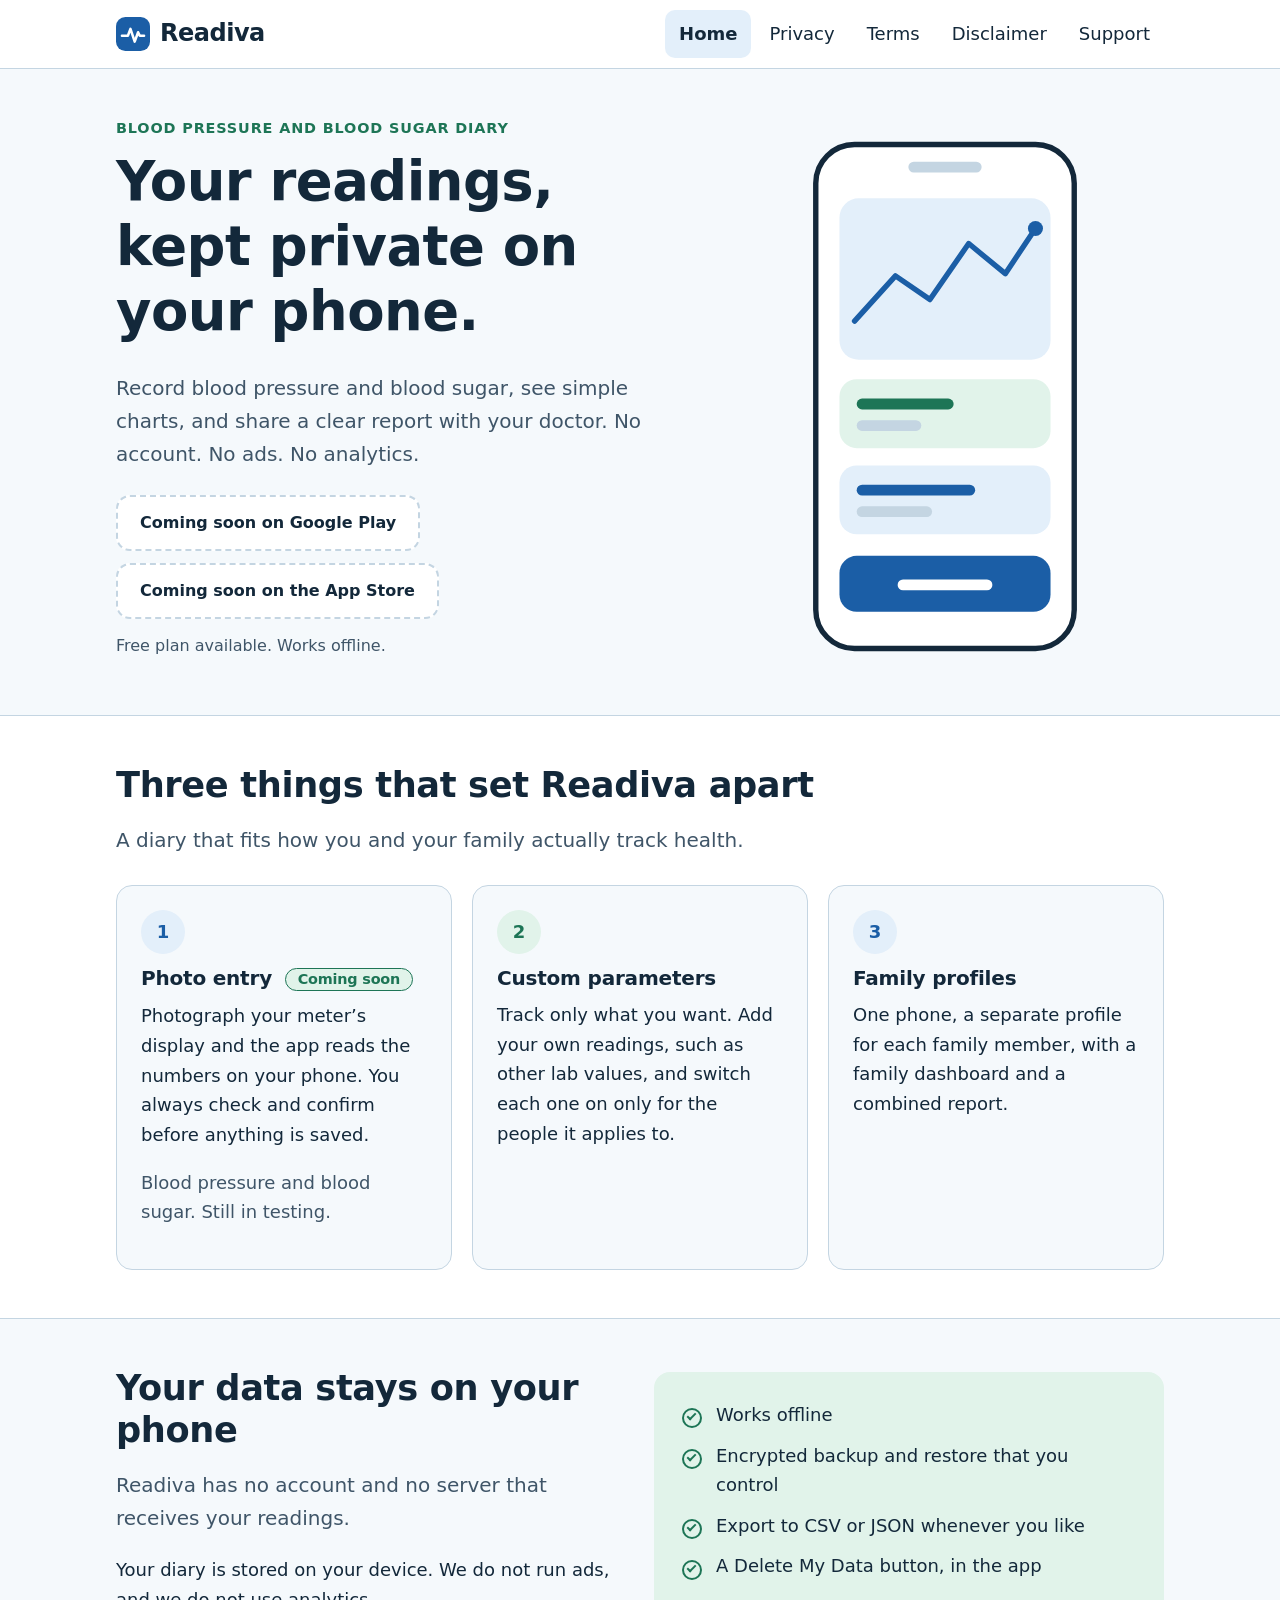
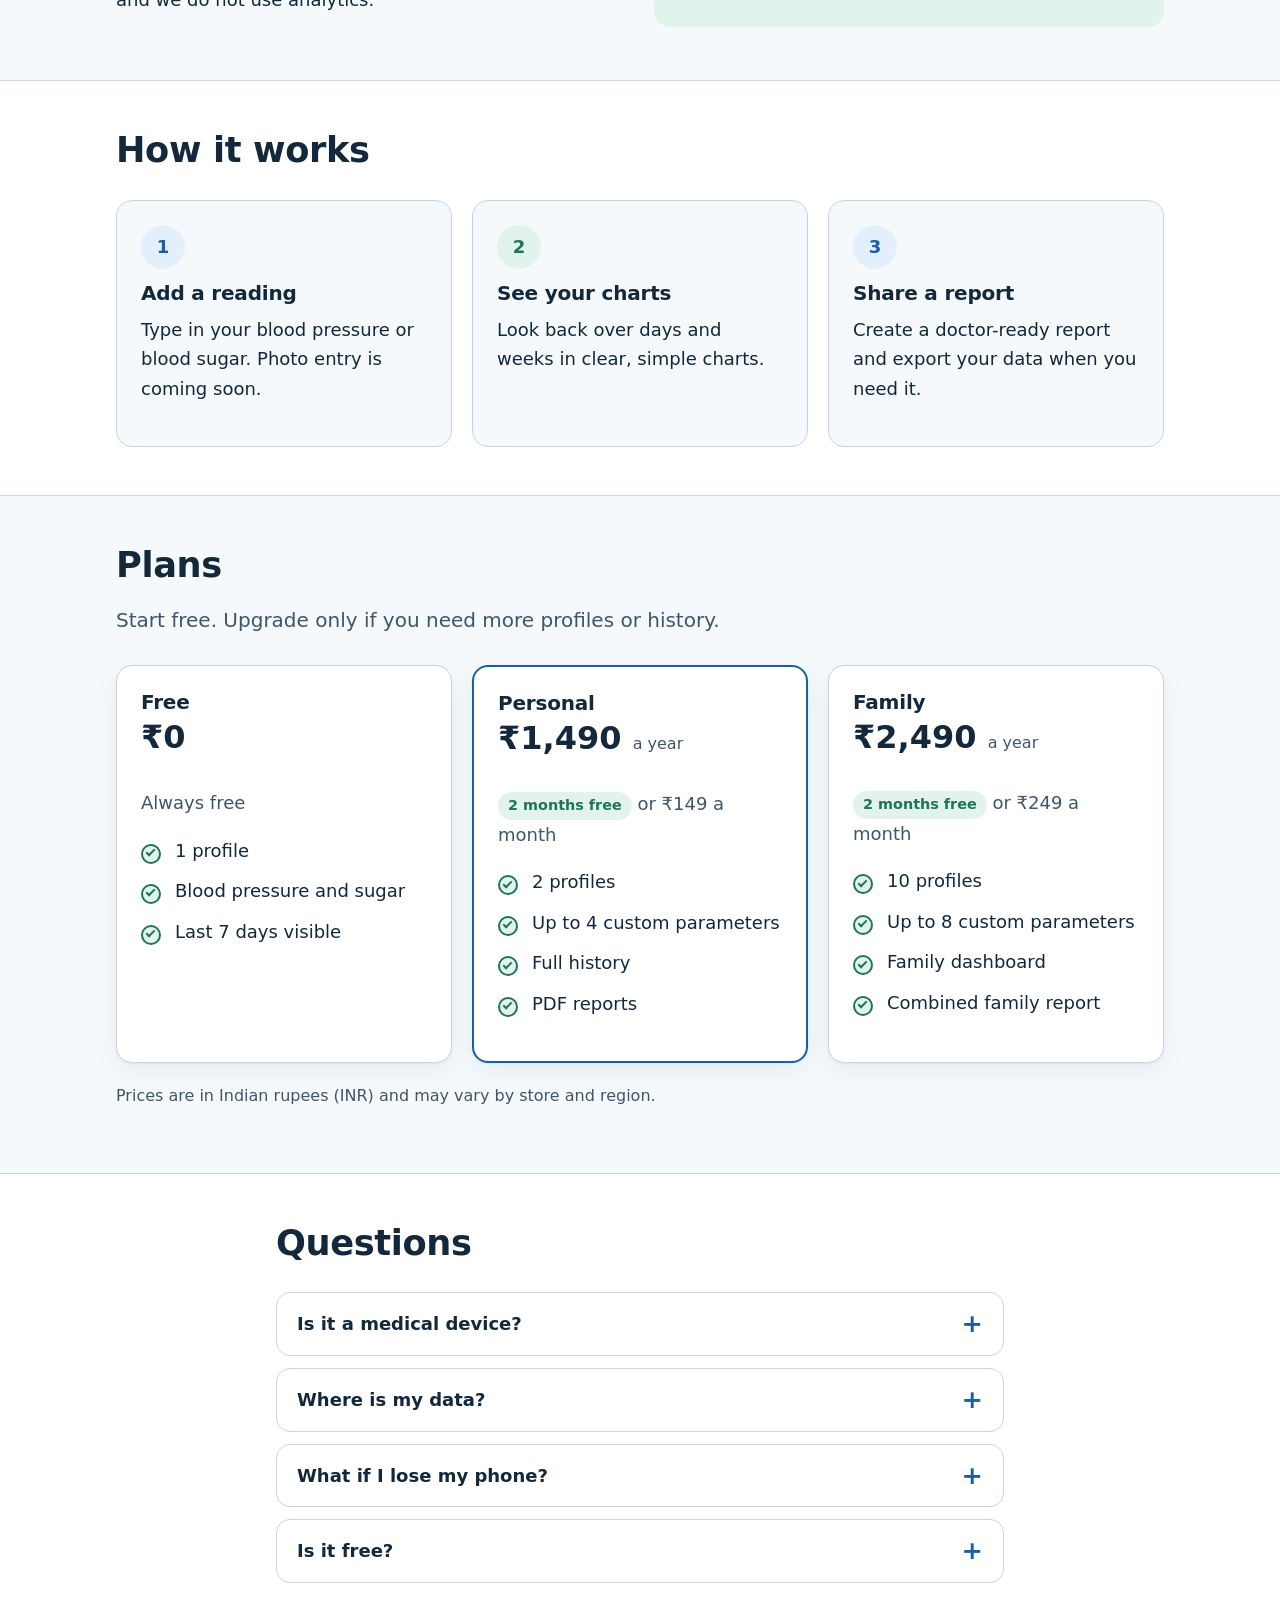
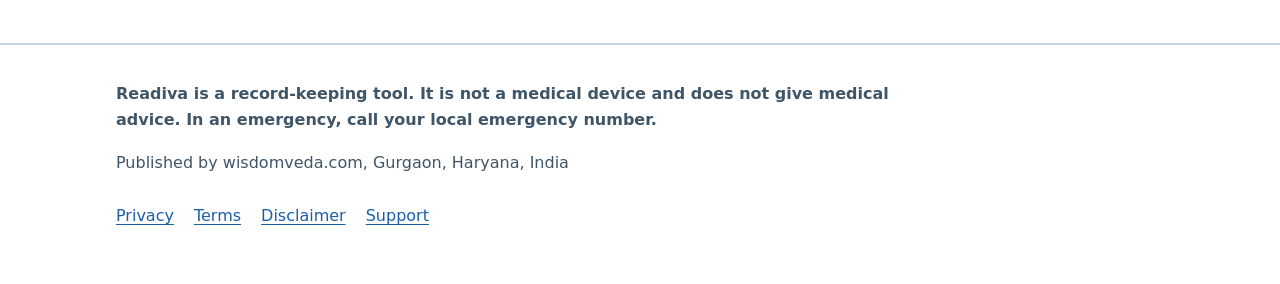
<file: index.html>
<!doctype html>
<html lang="en">
<head>
<meta charset="utf-8">
<meta name="viewport" content="width=device-width, initial-scale=1">
<title>Readiva: a private diary for blood pressure and blood sugar</title>
<meta name="description" content="Readiva keeps a diary of blood pressure and blood sugar readings on your phone. No account, no ads, no analytics.">
<meta name="color-scheme" content="light dark">
<link rel="icon" href="data:image/svg+xml,%3Csvg xmlns='http://www.w3.org/2000/svg' viewBox='0 0 40 40'%3E%3Crect width='40' height='40' rx='11' fill='%231b5ea6'/%3E%3Cpath d='M7 22h7l3-8 5 15 4-11 2 4h5' fill='none' stroke='white' stroke-width='3' stroke-linecap='round' stroke-linejoin='round'/%3E%3C/svg%3E">
<link rel="stylesheet" href="styles.css">
</head>
<body>
<a class="skip" href="#main">Skip to main content</a>
<header class="site-header">
  <div class="wrap">
    <a class="brand" href="index.html" aria-label="Readiva home"><svg viewBox="0 0 40 40" aria-hidden="true" focusable="false"><rect width="40" height="40" rx="11" fill="#1b5ea6"/><path d="M7 22h7l3-8 5 15 4-11 2 4h5" fill="none" stroke="#fff" stroke-width="3" stroke-linecap="round" stroke-linejoin="round"/></svg><span>Readiva</span></a>
    <nav aria-label="Main"><ul class="nav"><li><a href="index.html" aria-current="page">Home</a></li><li><a href="privacy.html">Privacy</a></li><li><a href="terms.html">Terms</a></li><li><a href="disclaimer.html">Disclaimer</a></li><li><a href="support.html">Support</a></li></ul></nav>
  </div>
</header>

<main id="main">

<section class="hero">
  <div class="wrap">
    <div>
      <p class="eyebrow">Blood pressure and blood sugar diary</p>
      <h1>Your readings, kept private on your phone.</h1>
      <p class="lead">Record blood pressure and blood sugar, see simple charts, and share a clear report with your doctor. No account. No ads. No analytics.</p>
      <div class="store-row">
        <span class="store">Coming soon on Google Play</span>
        <span class="store">Coming soon on the App Store</span>
      </div>
      <p class="hero-note">Free plan available. Works offline.</p>
    </div>
    <div class="hero-art"><svg viewBox="0 0 260 480" role="img" aria-label="Illustration of a phone showing a blood pressure chart and a diary entry">
  <rect x="10" y="6" width="240" height="468" rx="36" fill="var(--surface)" stroke="var(--ink)" stroke-width="5"/>
  <rect x="96" y="22" width="68" height="10" rx="5" fill="var(--border)"/>
  <rect x="32" y="56" width="196" height="150" rx="18" fill="var(--soft-blue)"/>
  <path d="M46 170 L84 128 L116 150 L152 98 L186 126 L214 84" fill="none" stroke="var(--blue)" stroke-width="5" stroke-linecap="round" stroke-linejoin="round"/>
  <circle cx="214" cy="84" r="7" fill="var(--blue)"/>
  <rect x="32" y="224" width="196" height="64" rx="16" fill="var(--soft-green)"/>
  <rect x="48" y="242" width="90" height="10" rx="5" fill="var(--green)"/>
  <rect x="48" y="262" width="60" height="10" rx="5" fill="var(--border)"/>
  <rect x="32" y="304" width="196" height="64" rx="16" fill="var(--soft-blue)"/>
  <rect x="48" y="322" width="110" height="10" rx="5" fill="var(--blue)"/>
  <rect x="48" y="342" width="70" height="10" rx="5" fill="var(--border)"/>
  <rect x="32" y="388" width="196" height="52" rx="16" fill="var(--blue)"/>
  <rect x="86" y="410" width="88" height="10" rx="5" fill="var(--blue-ink)"/>
</svg></div>
  </div>
</section>

<section class="band" aria-labelledby="diff-h">
  <div class="wrap">
    <div class="section-head">
      <h2 id="diff-h">Three things that set Readiva apart</h2>
      <p class="lead">A diary that fits how you and your family actually track health.</p>
    </div>
    <div class="cards three">
      <article class="card">
        <span class="num" aria-hidden="true">1</span>
        <h3>Photo entry <span class="badge">Coming soon</span></h3>
        <p>Photograph your meter&rsquo;s display and the app reads the numbers on your phone. You always check and confirm before anything is saved.</p>
        <p class="muted">Blood pressure and blood sugar. Still in testing.</p>
      </article>
      <article class="card green">
        <span class="num" aria-hidden="true">2</span>
        <h3>Custom parameters</h3>
        <p>Track only what you want. Add your own readings, such as other lab values, and switch each one on only for the people it applies to.</p>
      </article>
      <article class="card">
        <span class="num" aria-hidden="true">3</span>
        <h3>Family profiles</h3>
        <p>One phone, a separate profile for each family member, with a family dashboard and a combined report.</p>
      </article>
    </div>
  </div>
</section>

<section aria-labelledby="priv-h">
  <div class="wrap privacy-block">
    <div>
      <h2 id="priv-h">Your data stays on your phone</h2>
      <p class="lead">Readiva has no account and no server that receives your readings.</p>
      <p>Your diary is stored on your device. We do not run ads, and we do not use analytics.</p>
    </div>
    <div class="panel">
      <ul class="ticks">
        <li>Works offline</li>
        <li>Encrypted backup and restore that you control</li>
        <li>Export to CSV or JSON whenever you like</li>
        <li>A Delete My Data button, in the app</li>
      </ul>
    </div>
  </div>
</section>

<section class="band" aria-labelledby="how-h">
  <div class="wrap">
    <div class="section-head"><h2 id="how-h">How it works</h2></div>
    <ol class="cards three" style="list-style:none;padding:0;margin:0">
      <li class="card"><span class="num" aria-hidden="true">1</span><h3>Add a reading</h3><p>Type in your blood pressure or blood sugar. Photo entry is coming soon.</p></li>
      <li class="card green"><span class="num" aria-hidden="true">2</span><h3>See your charts</h3><p>Look back over days and weeks in clear, simple charts.</p></li>
      <li class="card"><span class="num" aria-hidden="true">3</span><h3>Share a report</h3><p>Create a doctor-ready report and export your data when you need it.</p></li>
    </ol>
  </div>
</section>

<section aria-labelledby="plans-h" id="plans">
  <div class="wrap">
    <div class="section-head">
      <h2 id="plans-h">Plans</h2>
      <p class="lead">Start free. Upgrade only if you need more profiles or history.</p>
    </div>
    <div class="cards three">
      <article class="card plan">
        <h3>Free</h3>
        <p class="price">&#8377;0</p>
        <p class="price-alt">Always free</p>
        <ul class="ticks">
          <li>1 profile</li>
          <li>Blood pressure and sugar</li>
          <li>Last 7 days visible</li>
        </ul>
      </article>
      <article class="card plan featured">
        <h3>Personal</h3>
        <p class="price">&#8377;1,490 <small>a year</small></p>
        <p class="price-alt"><span class="tag">2 months free</span> or &#8377;149 a month</p>
        <ul class="ticks">
          <li>2 profiles</li>
          <li>Up to 4 custom parameters</li>
          <li>Full history</li>
          <li>PDF reports</li>
        </ul>
      </article>
      <article class="card plan">
        <h3>Family</h3>
        <p class="price">&#8377;2,490 <small>a year</small></p>
        <p class="price-alt"><span class="tag">2 months free</span> or &#8377;249 a month</p>
        <ul class="ticks">
          <li>10 profiles</li>
          <li>Up to 8 custom parameters</li>
          <li>Family dashboard</li>
          <li>Combined family report</li>
        </ul>
      </article>
    </div>
    <p class="fineprint">Prices are in Indian rupees (INR) and may vary by store and region.</p>
  </div>
</section>

<section class="band" aria-labelledby="faq-h">
  <div class="wrap narrow">
    <div class="section-head"><h2 id="faq-h">Questions</h2></div>
    <details><summary>Is it a medical device?</summary><p>No. Readiva is a record-keeping tool. It does not give medical advice. Talk to your doctor about your health.</p></details>
    <details><summary>Where is my data?</summary><p>On your phone. There is no account and no server that receives your readings.</p></details>
    <details><summary>What if I lose my phone?</summary><p>Your diary is safe if you have a backup. Make an encrypted backup in the app (it is free on every plan), then save both the backup file and your Recovery Key outside your phone, for example in a cloud drive or on another device. If they stay only on the phone, they are lost with it. On a new phone, restore from the backup using your key. If you have no backup, we cannot recover your readings, because they were never sent to us.</p></details>
    <details><summary>Is it free?</summary><p>Yes, there is a free plan. Paid plans add more profiles, custom parameters, full history and reports.</p></details>
  </div>
</section>

</main>
<footer class="site-footer">
  <div class="wrap">
    <p><strong>Readiva is a record-keeping tool. It is not a medical device and does not give medical advice. In an emergency, call your local emergency number.</strong></p>
    <p>Published by wisdomveda.com, Gurgaon, Haryana, India</p>
    <ul class="footer-links">
      <li><a href="privacy.html">Privacy</a></li>
      <li><a href="terms.html">Terms</a></li>
      <li><a href="disclaimer.html">Disclaimer</a></li>
      <li><a href="support.html">Support</a></li>
    </ul>
  </div>
</footer>
</body>
</html>
</file>
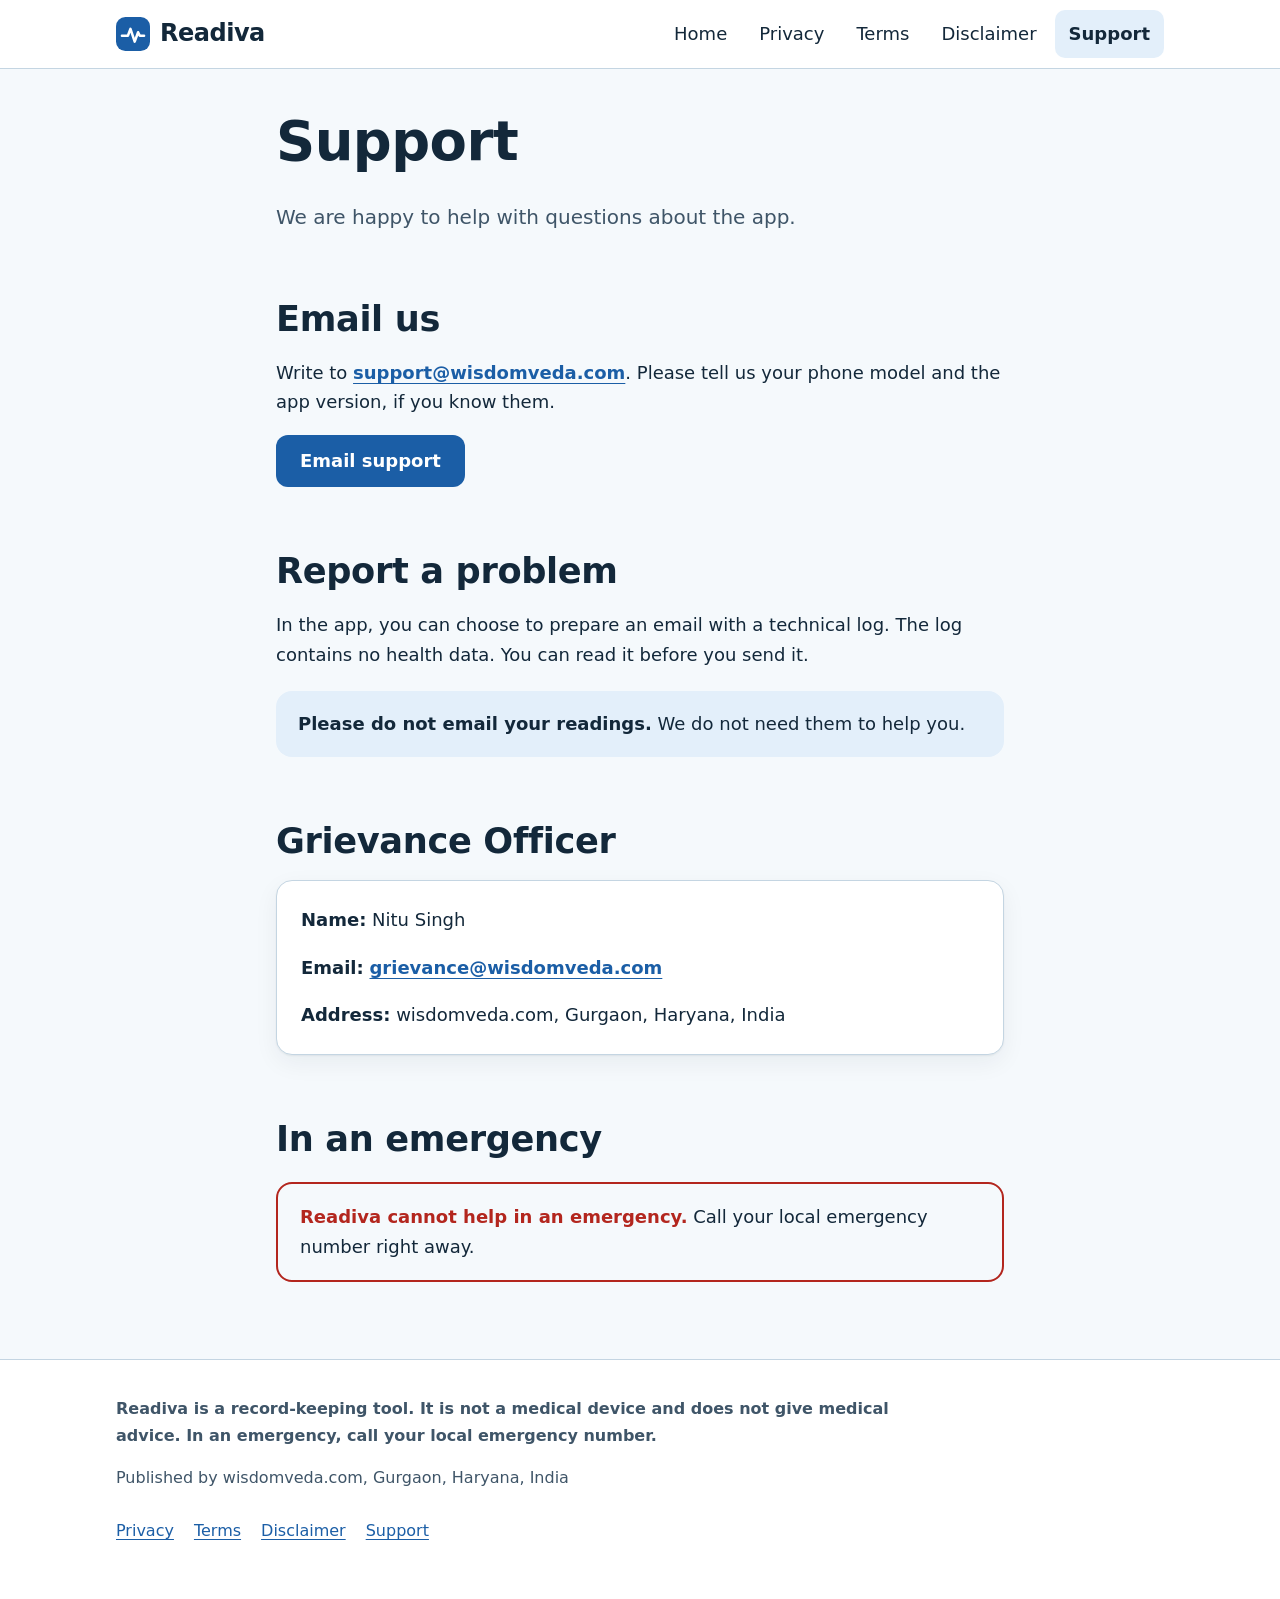
<file: support.html>
<!doctype html>
<html lang="en">
<head>
<meta charset="utf-8">
<meta name="viewport" content="width=device-width, initial-scale=1">
<title>Support | Readiva</title>
<meta name="description" content="Get help with Readiva, report a problem, or contact the Grievance Officer.">
<meta name="color-scheme" content="light dark">
<link rel="icon" href="data:image/svg+xml,%3Csvg xmlns='http://www.w3.org/2000/svg' viewBox='0 0 40 40'%3E%3Crect width='40' height='40' rx='11' fill='%231b5ea6'/%3E%3Cpath d='M7 22h7l3-8 5 15 4-11 2 4h5' fill='none' stroke='white' stroke-width='3' stroke-linecap='round' stroke-linejoin='round'/%3E%3C/svg%3E">
<link rel="stylesheet" href="styles.css">
</head>
<body>
<a class="skip" href="#main">Skip to main content</a>
<header class="site-header">
  <div class="wrap">
    <a class="brand" href="index.html" aria-label="Readiva home"><svg viewBox="0 0 40 40" aria-hidden="true" focusable="false"><rect width="40" height="40" rx="11" fill="#1b5ea6"/><path d="M7 22h7l3-8 5 15 4-11 2 4h5" fill="none" stroke="#fff" stroke-width="3" stroke-linecap="round" stroke-linejoin="round"/></svg><span>Readiva</span></a>
    <nav aria-label="Main"><ul class="nav"><li><a href="index.html">Home</a></li><li><a href="privacy.html">Privacy</a></li><li><a href="terms.html">Terms</a></li><li><a href="disclaimer.html">Disclaimer</a></li><li><a href="support.html" aria-current="page">Support</a></li></ul></nav>
  </div>
</header>

<main id="main">
<article class="doc">
  <div class="wrap narrow">
    <h1>Support</h1>
    <p class="lead">We are happy to help with questions about the app.</p>

    <h2 id="email">Email us</h2>
    <p>Write to <a class="contact" href="mailto:support@wisdomveda.com">support@wisdomveda.com</a>. Please tell us your phone model and the app version, if you know them.</p>
    <p><a class="btn" href="mailto:support@wisdomveda.com?subject=Readiva%20support">Email support</a></p>

    <h2 id="report">Report a problem</h2>
    <p>In the app, you can choose to prepare an email with a technical log. The log contains no health data. You can read it before you send it.</p>

    <div class="callout">
      <strong>Please do not email your readings.</strong> We do not need them to help you.
    </div>

    <h2 id="grievance">Grievance Officer</h2>
    <div class="card">
      <p><strong>Name:</strong> Nitu Singh</p>
      <p><strong>Email:</strong> <a class="contact" href="mailto:grievance@wisdomveda.com">grievance@wisdomveda.com</a></p>
      <p style="margin:0"><strong>Address:</strong> wisdomveda.com, Gurgaon, Haryana, India</p>
    </div>

    <h2 id="emergency">In an emergency</h2>
    <div class="callout warn">
      <p style="margin:0"><strong>Readiva cannot help in an emergency.</strong> Call your local emergency number right away.</p>
    </div>
  </div>
</article>
</main>
<footer class="site-footer">
  <div class="wrap">
    <p><strong>Readiva is a record-keeping tool. It is not a medical device and does not give medical advice. In an emergency, call your local emergency number.</strong></p>
    <p>Published by wisdomveda.com, Gurgaon, Haryana, India</p>
    <ul class="footer-links">
      <li><a href="privacy.html">Privacy</a></li>
      <li><a href="terms.html">Terms</a></li>
      <li><a href="disclaimer.html">Disclaimer</a></li>
      <li><a href="support.html">Support</a></li>
    </ul>
  </div>
</footer>
</body>
</html>
</file>
<file: styles.css>
/* Readiva — shared styles. No external fonts, scripts or requests. */
:root {
  --bg: #f5f9fc;
  --surface: #ffffff;
  --soft-blue: #e3effa;
  --soft-green: #e1f3ea;
  --ink: #13283a;
  --muted: #3f5568;
  --blue: #1b5ea6;
  --blue-ink: #ffffff;
  --green: #1d7556;
  --border: #c4d5e2;
  --warn: #b3261e;
  --focus: #0b4a8f;
  --shadow: 0 1px 2px rgba(19, 40, 58, .06), 0 8px 24px rgba(19, 40, 58, .06);
  --font: system-ui, -apple-system, "Segoe UI", Roboto, "Helvetica Neue", Arial, sans-serif;
  --radius: 16px;
}
@media (prefers-color-scheme: dark) {
  :root:not([data-theme="light"]) {
    --bg: #0e1a25; --surface: #15252f; --soft-blue: #172f45; --soft-green: #14352b;
    --ink: #eaf2f8; --muted: #b5c6d4; --blue: #86bdf2; --blue-ink: #0b2236;
    --green: #74d3a9; --border: #2e4456; --warn: #ff8a80; --focus: #9fd0ff;
    --shadow: 0 1px 2px rgba(0,0,0,.4), 0 8px 24px rgba(0,0,0,.3);
  }
}

*, *::before, *::after { box-sizing: border-box; }
html { -webkit-text-size-adjust: 100%; scroll-behavior: smooth; }
body {
  margin: 0; background: var(--bg); color: var(--ink);
  font: 400 1.125rem/1.65 var(--font);
  overflow-wrap: break-word;
}
img, svg { max-width: 100%; height: auto; }
a { color: var(--blue); text-underline-offset: .2em; }
a:hover { text-decoration-thickness: 2px; }
:focus-visible { outline: 3px solid var(--focus); outline-offset: 3px; border-radius: 4px; }

.skip {
  position: absolute; left: 16px; top: -100px; z-index: 100;
  background: var(--blue); color: var(--blue-ink); padding: 12px 18px; border-radius: 8px; font-weight: 600;
}
.skip:focus { top: 12px; }

.wrap { width: 100%; max-width: 1080px; margin: 0 auto; padding: 0 16px; }
.narrow { max-width: 760px; }

h1, h2, h3 { line-height: 1.2; margin: 0 0 .5em; letter-spacing: -.01em; }
h1 { font-size: clamp(2.1rem, 6vw, 3.4rem); }
h2 { font-size: clamp(1.6rem, 4vw, 2.2rem); }
h3 { font-size: 1.25rem; }
p { margin: 0 0 1em; }
.lead { font-size: 1.25rem; color: var(--muted); max-width: 40em; }
.muted { color: var(--muted); }
.eyebrow { font-weight: 700; color: var(--green); letter-spacing: .06em; text-transform: uppercase; font-size: .9rem; margin-bottom: .5rem; }

/* Header */
.site-header { background: var(--surface); border-bottom: 1px solid var(--border); }
.site-header .wrap { display: flex; flex-wrap: wrap; align-items: center; justify-content: space-between; gap: 8px 24px; padding-top: 10px; padding-bottom: 10px; }
.brand { display: inline-flex; align-items: center; gap: 10px; min-height: 48px; font-weight: 800; font-size: 1.5rem; color: var(--ink); text-decoration: none; letter-spacing: -.02em; }
.brand svg { width: 34px; height: 34px; flex: none; }
.nav { display: flex; flex-wrap: wrap; gap: 4px; margin: 0; padding: 0; list-style: none; }
.nav a { display: inline-flex; align-items: center; min-height: 48px; padding: 0 14px; color: var(--ink); text-decoration: none; border-radius: 10px; font-weight: 500; }
.nav a:hover { background: var(--soft-blue); }
.nav a[aria-current="page"] { background: var(--soft-blue); font-weight: 700; }

/* Hero */
.hero { padding: 48px 0 40px; }
.hero .wrap { display: grid; gap: 40px; align-items: center; }
.hero h1 { color: var(--ink); }
.store-row { display: flex; flex-wrap: wrap; gap: 12px; margin-top: 24px; }
.store {
  display: inline-flex; align-items: center; justify-content: center; min-height: 56px; padding: 0 22px;
  border: 2px dashed var(--border); border-radius: 14px; background: var(--surface); color: var(--ink); font-weight: 600; font-size: 1rem;
}
.hero-note { margin-top: 14px; font-size: 1rem; color: var(--muted); }
.hero-art { display: flex; justify-content: center; }
.hero-art svg { width: min(280px, 70%); }

@media (min-width: 860px) {
  .hero .wrap { grid-template-columns: 1.3fr 1fr; }
}

/* Sections */
section { padding: 48px 0; }
.band { background: var(--surface); border-top: 1px solid var(--border); border-bottom: 1px solid var(--border); }
.section-head { margin-bottom: 28px; }

.cards { display: grid; gap: 20px; grid-template-columns: 1fr; }
@media (min-width: 760px) { .cards.three { grid-template-columns: repeat(3, 1fr); } .cards.two { grid-template-columns: repeat(2, 1fr); } }
.card { background: var(--surface); border: 1px solid var(--border); border-radius: var(--radius); padding: 24px; box-shadow: var(--shadow); }
.band .card { box-shadow: none; background: var(--bg); }
.card .num { display: inline-grid; place-items: center; width: 44px; height: 44px; border-radius: 50%; background: var(--soft-blue); color: var(--blue); font-weight: 800; margin-bottom: 12px; }
.card.green .num { background: var(--soft-green); color: var(--green); }
.badge { display: inline-block; padding: 2px 12px; border-radius: 999px; background: var(--soft-green); color: var(--green); font-weight: 700; font-size: .9rem; vertical-align: middle; margin-left: 6px; border: 1px solid var(--green); }

.ticks { list-style: none; padding: 0; margin: 0 0 1em; }
.ticks li { position: relative; padding-left: 34px; margin-bottom: .6em; }
.ticks li::before { content: ""; position: absolute; left: 0; top: .45em; width: 20px; height: 20px; border-radius: 50%; background: var(--soft-green); border: 2px solid var(--green); }
.ticks li::after { content: ""; position: absolute; left: 7px; top: .62em; width: 5px; height: 9px; border: solid var(--green); border-width: 0 2px 2px 0; transform: rotate(45deg); }

/* Privacy block */
.privacy-block { display: grid; gap: 28px; align-items: center; }
@media (min-width: 860px) { .privacy-block { grid-template-columns: 1fr 1fr; } }
.privacy-block .panel { background: var(--soft-green); border-radius: var(--radius); padding: 28px; }

/* Plans */
.plan h3 { margin-bottom: .2em; }
.price { font-size: 2rem; font-weight: 800; line-height: 1.2; }
.price small { font-size: 1rem; font-weight: 500; color: var(--muted); }
.price-alt { color: var(--muted); margin-bottom: 1em; }
.tag { display: inline-block; font-size: .9rem; font-weight: 700; color: var(--green); background: var(--soft-green); padding: 2px 10px; border-radius: 999px; }
.plan.featured { border: 2px solid var(--blue); }
.fineprint { font-size: 1rem; color: var(--muted); margin-top: 20px; }

/* FAQ */
details { background: var(--surface); border: 1px solid var(--border); border-radius: 14px; margin-bottom: 12px; }
summary { cursor: pointer; padding: 16px 20px; min-height: 56px; font-weight: 700; list-style: none; display: flex; align-items: center; justify-content: space-between; gap: 16px; }
summary::-webkit-details-marker { display: none; }
summary::after { content: "+"; font-size: 1.6rem; line-height: 1; color: var(--blue); flex: none; }
details[open] summary::after { content: "\2212"; }
details p { padding: 0 20px; margin: 0 0 1em; color: var(--muted); }

/* Legal / long text */
.doc { padding: 40px 0 56px; }
.doc .meta { color: var(--muted); font-weight: 600; }
.toc { background: var(--surface); border: 1px solid var(--border); border-radius: var(--radius); padding: 20px 24px; margin: 24px 0 32px; }
.toc h2 { font-size: 1.1rem; margin-bottom: .4em; }
.toc ol { margin: 0; padding-left: 1.4em; }
.toc a { display: inline-block; padding: 4px 0; }
.doc h2 { margin-top: 1.8em; scroll-margin-top: 16px; }
.placeholder { border: 2px dashed var(--border); border-radius: var(--radius); padding: 18px 22px; background: var(--surface); margin: 1.2em 0; color: var(--muted); }
.callout { border-radius: var(--radius); padding: 18px 22px; background: var(--soft-blue); margin: 1.2em 0; }
.callout.warn { background: transparent; border: 2px solid var(--warn); }
.callout.warn strong { color: var(--warn); }

/* Support */
.contact { word-break: break-word; font-weight: 700; }
.btn { display: inline-flex; align-items: center; min-height: 52px; padding: 0 24px; border-radius: 12px; background: var(--blue); color: var(--blue-ink); font-weight: 700; text-decoration: none; }
.btn:hover { filter: brightness(1.08); }

/* Footer */
.site-footer { background: var(--surface); border-top: 1px solid var(--border); padding: 36px 0 44px; font-size: 1rem; }
.site-footer p { color: var(--muted); max-width: 52em; }
.footer-links { display: flex; flex-wrap: wrap; gap: 4px 8px; list-style: none; padding: 0; margin: 16px 0 0; }
.footer-links a { display: inline-flex; align-items: center; min-height: 48px; padding: 0 12px 0 0; }

@media (prefers-reduced-motion: reduce) { html { scroll-behavior: auto; } }
</file>
